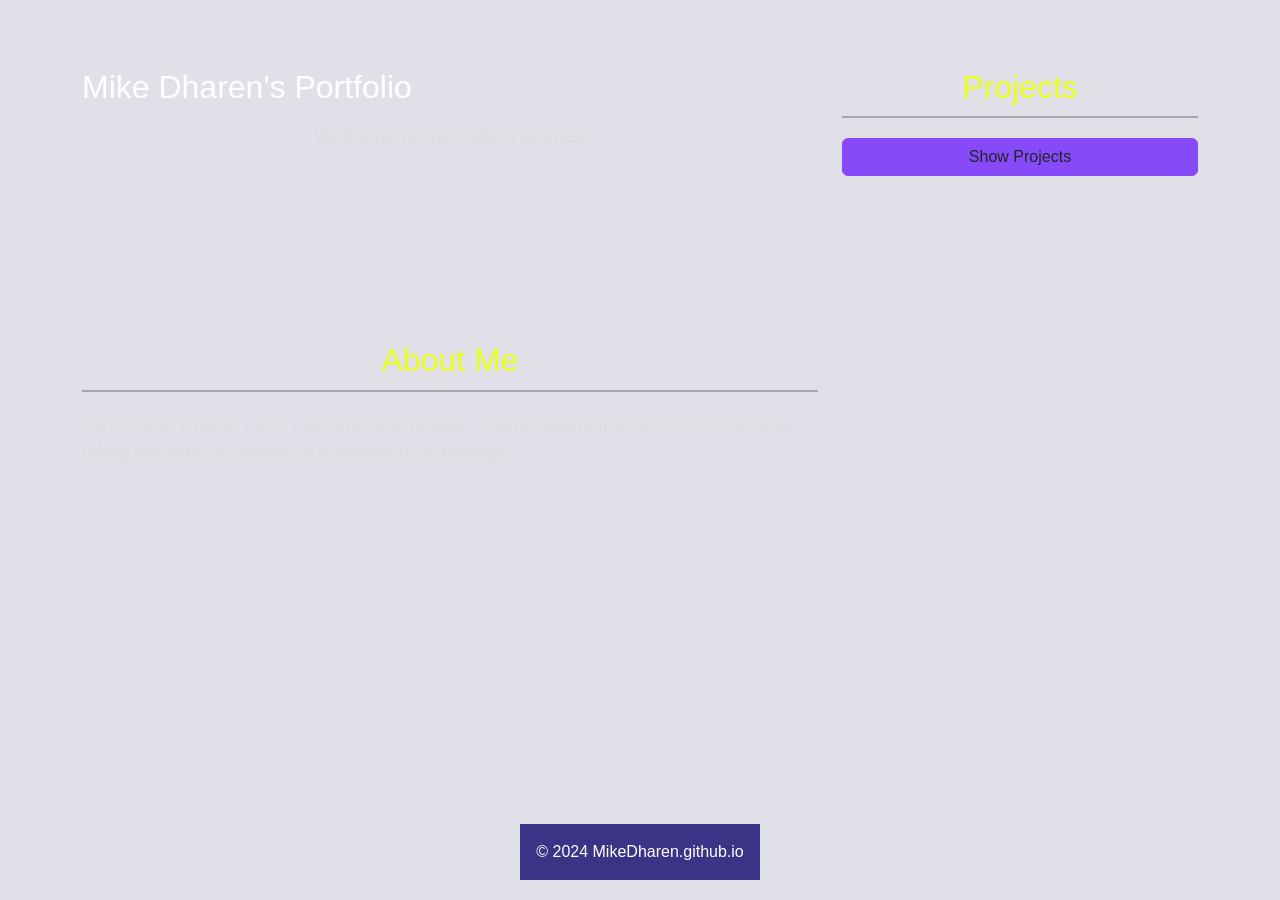
<file: index.html>
<!DOCTYPE html>
<html lang="en">

<head>
    <meta charset="UTF-8">
    <meta name="viewport" content="width=device-width, initial-scale=1.0">
    <title>Mike Dharen's Portfolio</title>
    <link href="https://cdn.jsdelivr.net/npm/bootstrap@5.3.3/dist/css/bootstrap.min.css" rel="stylesheet"
        integrity="sha384-QWTKZyjpPEjISv5WaRU9OFeRpok6YctnYmDr5pNlyT2bRjXh0JMhjY6hW+ALEwIH" crossorigin="anonymous">
    <link rel="stylesheet" href="styles.css">

    <style>
        .btn {
            background-color: #864af9;
            border-color: #864af9;
        }

        .btn:hover {
            background-color: #332941;
            color: #ffe9b1;
            transform: scale(1.05);
            box-shadow: 0 6px 12px rgba(0, 0, 0, 0.4);
        }

        .list-group-item {
            background-color: #f8f9fa;
            color: #333;
            transition: background-color 0.3s, color 0.3s;
        }

        .list-group-item:hover {
            background-color: #332941;
            color: #ffe9b1;
            transform: scale(1.05);
            box-shadow: 0 4px 8px rgba(0, 0, 0, 0.2);
        }

        h3 {
            text-align: center;
        }

        .about-section {
            margin-top: 190px;
        }


        body {
            background-color: #28235f23;
            font-family: Arial, Helvetica, sans-serif;
            display: flex;
            flex-direction: column;
            min-height: 100vh;
            margin: 0;
        }

        .container {
            flex: 1;
        }

        footer {
            background-color: #3b3486;
        }
    </style>
</head>

<body>
    <div class="container mt-5">
        <div class="row">
            <div class="col-md-8">
                <h1>Mike Dharen's Portfolio</h1>
                <p class="lead text-center">Welcome to my coding journey</p>
                <h3 class="about-section">About Me</h3>
                <p>Hi! I'm Mike Dharen Lei F. Luansing, a third-year college student from PUP-STC currently taking
                    Bachelor of Science in Information Technology.</p>
            </div>
            <div class="col-md-4">
                <h3>Projects</h3>
                <button id="toggleButton" class="btn w-100 mb-3" type="button" data-bs-toggle="collapse"
                    data-bs-target="#projectList" aria-expanded="false" aria-controls="projectList"
                    onclick="toggleButtonText()">
                    Show Projects
                </button>
                <div class="collapse" id="projectList">
                    <div class="list-group">
                        <button onclick="window.location.href='activity4/activity.html'"
                            class="list-group-item list-group-item-action">Realme 10</button>
                        <button onclick="window.location.href='activity5/place.html'"
                            class="list-group-item list-group-item-action">The Tanauan City</button>
                        <button onclick="window.location.href='activity6/gallery.html'"
                            class="list-group-item list-group-item-action">Juan Luna's Gallery</button>
                        <button onclick="window.location.href='activity7/index.html'"
                            class="list-group-item list-group-item-action">Hajime no Ippo</button>
                        <button onclick="window.location.href='midterm1/index.html'"
                            class="list-group-item list-group-item-action">The Queens Gambit</button>
                    </div>
                </div>
            </div>
        </div>
    </div>

    <footer class="text-white text-center mt-5">
        <div class="text-center p-3">
            © 2024 MikeDharen.github.io
        </div>
    </footer>



    <script src="https://cdn.jsdelivr.net/npm/bootstrap@5.3.3/dist/js/bootstrap.bundle.min.js"
        integrity="sha384-YvpcrYf0tY3lHB60NNkmXc5s9fDVZLESaAA55NDzOxhy9GkcIdslK1eN7N6jIeHz"
        crossorigin="anonymous"></script>
</body>

<script>
    function toggleButtonText() {
        var toggleButton = document.getElementById('toggleButton');
        var collapseElement = document.getElementById('projectList');

        var isExpanded = toggleButton.getAttribute('aria-expanded') === 'true';

        if (isExpanded) {
            toggleButton.textContent = 'Hide Projects';
        } else {
            toggleButton.textContent = 'Show Projects';
        }
    }

</script>

</html>
</file>
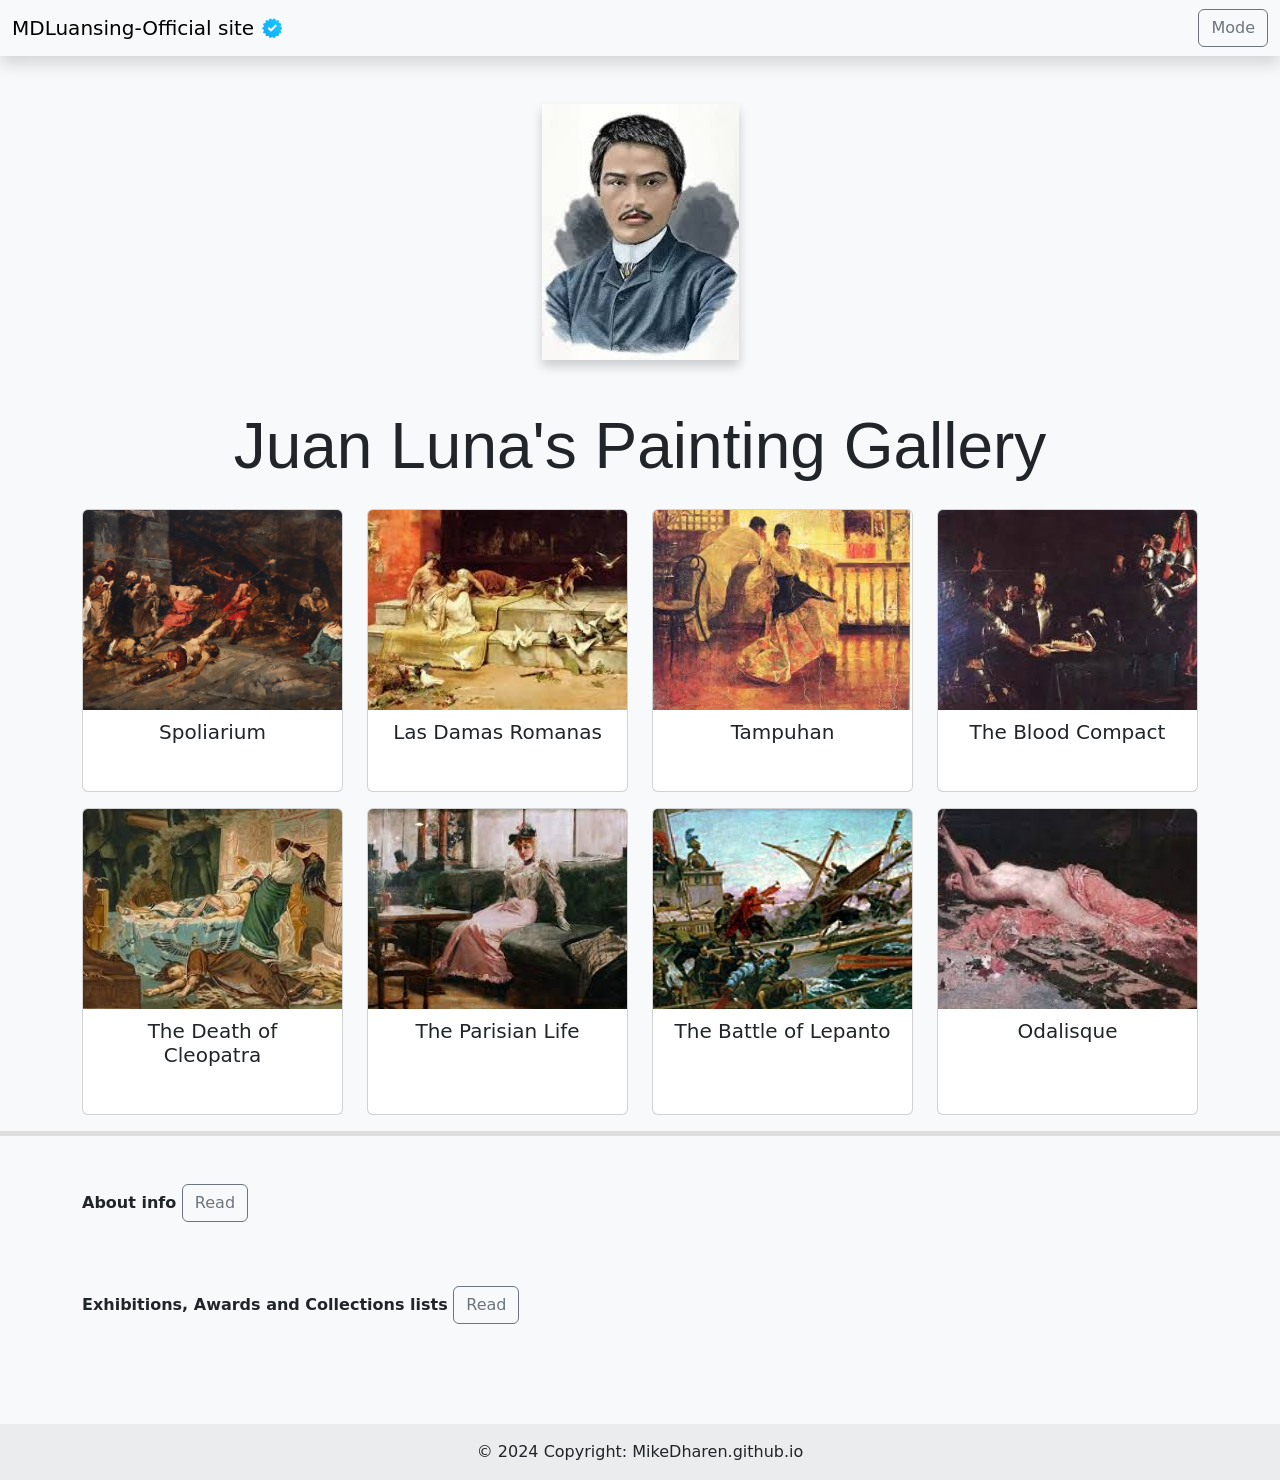
<file: activity6/gallery.html>
<!doctype html>
<html lang="en">

<head>
    <meta charset="utf-8">
    <meta name="viewport" content="width=device-width, initial-scale=1">
    <title>The Gallery</title>
    <link href="https://cdn.jsdelivr.net/npm/bootstrap@5.3.3/dist/css/bootstrap.min.css" rel="stylesheet"
        integrity="sha384-QWTKZyjpPEjISv5WaRU9OFeRpok6YctnYmDr5pNlyT2bRjXh0JMhjY6hW+ALEwIH" crossorigin="anonymous">
    <style>
        body {
            background: linear-gradient(to right, #f8f9fa, #e0e0e0);
            /* Added gradient background */
        }

        .card-img-top {
            height: 200px;
            object-fit: cover;
        }

        .card {
            height: 100%;
            transition: transform 0.2s, box-shadow 0.2s;
            /* Added hover transition */
        }

        .card:hover {
            transform: scale(1.05);
            box-shadow: 0 10px 20px rgba(0, 0, 0, 0.2);
            /* Hover effect */
        }

        .card-title {
            margin-bottom: 5px;
        }

        .card-body {
            padding-top: 10px;
            padding-bottom: 10px;
        }

        .card-text {
            margin-bottom: 0;
        }

        h1 {
            font-family: Arial, Helvetica, sans-serif;
            font-size: 16px;
        }

        .navbar-brand {
            display: flex;
            align-items: center;
        }

        .navbar-brand img {
            margin-left: 8px;
            height: 20px;
            width: auto;
        }

        .social-icon {
            margin: 0 10px;
            font-size: 24px;
            color: #333;
            text-decoration: none;
        }

        .social-icon:hover {
            color: #007bff;
        }

        body[data-bs-theme="dark"] {
            background: #333;
            color: #f8f9fa;
        }

        body[data-bs-theme="light"] {
            background: #f8f9fa;
            color: #212529;
        }
    </style>
</head>

<body id="body" data-bs-theme="light">
    <nav class="navbar navbar-expand-lg bg-body-tertiary shadow">
        <div class="container-fluid">
            <a class="navbar-brand" href="#">
                MDLuansing-Official site
                <img src="images/verifiedcheck.png" alt="Verified Logo">
            </a>
            <button class="btn btn-outline-secondary" id="btnMode" onclick="changeMode()" type="submit">Mode</button>
        </div>
    </nav>

    <div class="juan text-center mt-5 mb-2">
        <img src="images/Juan.jpg" class="img-fluid" alt="Juan Luna"
            style="box-shadow: 0 6px 10px rgba(24, 24, 24, 0.2);">
    </div>

    <div class="container">
        <div class="row mt-5">
            <div class="col">
                <h1 class="display-3 text-center "><strong>Juan Luna's Painting Gallery</strong> </h1>
            </div>
        </div>
        <div class="row" id="cardContainer">
        </div>
    </div>
    <div class="row">
        <div class="col mt-3" style="background-color: rgb(223, 222, 222); height: 5px;">
        </div>
    </div>
    </div>
    <div class="container">
        <div class="row mt-5">
            <div class="col">
                <param class="display-3 mt-2 mb-0"><strong>
                    About info </strong>
                <button type="button" onclick="expandContent()" class="btn btn-outline-secondary"
                    id="btnExpand">Read</button>
                </p>
            </div>
        </div>
    </div>
    <div class="container-fluid" id="footer" style="display: none;">
        <div class="row">
            <div class="col p-5">
                <p class="display-2">
                <div class="juan text-center mt-0 mb-2">
                    <img src="images/juan luna.jpg" class="img-fluid" alt="Juan Luna"
                        style="box-shadow: 0 6px 10px rgba(24, 24, 24, 0.2);">

                    <h2> <strong> <br> Juan Luna </strong> </h2>
                    <p> Juan Luna de San Pedro y Novicio Ancheta was born in a town called Badoc, located in the
                        northern Philippines. Luna was a Filipino painter, sculptor and a political
                        activist of the Philippine Revolution during the late 19th century. He became one of the first
                        recognized
                        Philippine artists. He won a gold medal in the 1884 Madrid Exposition of Fine Arts.
                    </p>
                </div>
                </p>
            </div>
        </div>
    </div>
    <!--  -->
    <div class="container">
        <div class="row mt-5">
            <div class="col">
                <param class="display-3 mt-2 mb-0"><strong>
                    Exhibitions, Awards and Collections lists </strong>
                <button type="button" onclick="expandContents()" class="btn btn-outline-secondary"
                    id="bttnExpand">Read</button>
                </p>
            </div>
        </div>
    </div>
    <div class="container-fluid" id="award" style="display: none;">
        <div class="row">
            <div class="col">
                <p class="display-2">
                <div class="awards text-left mt-0 mb-2">
                    <p>
                        <li>Nacional de Bellas Artes, ​Madrid, 1881</li>
                        <li>Silver Medal for La Muerte de Cleopatra, 1881</li>
                        <li>Nacional de Bellas Artes, ​Madrid, 1884</li>
                        <li>Gold Medal for Spolarium 1884</li>
                        <li>National Museum of Fine Arts, Manila</li>
                        <li>Ayala Museum, Manila</li>
                        <li>Metropolitan Museum of Manila</li>
                        <li>Lopez Museum, Pasig</li>
                        <li>Government Service Insurance System, Pasay</li>
                        <li>Malacañan Palace, Manila</li>
                    </p>
                </div>
                </p>
            </div>
        </div>
    </div>
    <!--  -->
    <footer class="bg-body-tertiary text-center">
        <div class="container p-4">
            <a href="https://twitter.com" class="social-icon">
                <i class="bi bi-twitter"></i>
            </a>
            <a href="https://facebook.com" class="social-icon">
                <i class="bi bi-facebook"></i>
            </a>
            <a href="https://instagram.com" class="social-icon">
                <i class="bi bi-instagram"></i>
            </a>
        </div>
        <div class="text-center p-3" style="background-color: rgba(0, 0, 0, 0.05);">
            © 2024 Copyright: MikeDharen.github.io
        </div>

    </footer>

    <script src="https://cdn.jsdelivr.net/npm/bootstrap@5.3.3/dist/js/bootstrap.bundle.min.js"
        integrity="sha384-YvpcrYf0tY3lHB60NNkmXc5s9fDVZLESaAA55NDzOxhy9GkcIdslK1eN7N6jIeHz" crossorigin="anonymous">
        </script>

    <script>
        var titles = ["Spoliarium", "Las Damas Romanas", "Tampuhan", "The Blood Compact", "The Death of Cleopatra", "The Parisian Life", "The Battle of Lepanto", "Odalisque"];
        var pics = ["spolarium.jpg", "las Damas Romanas.jpg", "tampuhan.jpg", "the blood compact.jpg", "the death of cleopatra.jpg", "the parisian life.jpg", "the battle of lepanto.jpg", "odalisque.jpg"];
        var years = ["1884", "1882", "1895", "1885", "1881", "1892", "1887", "1885"];

        for (var i = 0; i < titles.length; i++) {
            var myContainer = document.getElementById("cardContainer");
            myContainer.innerHTML += '<div class="col-xl-3 col-md-4 col-sm-6 col-12 text-center mb-3">' +
                '<div class="card my-3" onmouseenter="showYear(' + i + ')" onmouseleave="hideYear(' + i + ')">' +
                '<img src="images/' + pics[i] + '" class="card-img-top img-fluid">' +
                '<div class="card-body">' +
                '<h5 class="card-title" id="title-' + i + '">' + titles[i] + '</h5>' +
                '<p class="card-text"></p>' +
                '</div>' +
                '</div>' +
                '</div>';
        }

        function showYear(i) {
            var titleElement = document.getElementById('title-' + i);
            titleElement.innerHTML = years[i];
        }

        function hideYear(i) {
            var titleElement = document.getElementById('title-' + i);
            titleElement.innerHTML = titles[i];
        }

        var display = "none";
        function expandContent() {
            var footer = document.getElementById("footer");
            var btnExpand = document.getElementById("btnExpand");

            if (display == "none") {
                footer.style.display = "block";
                display = "block";
                btnExpand.innerHTML = "Hide";
            } else {
                footer.style.display = "none";
                display = "none";
                btnExpand.innerHTML = "Read";
            }
        }

        function expandContents() {
            var footer = document.getElementById("award");
            var bttnExpand = document.getElementById("bttnExpand");

            if (display == "none") {
                award.style.display = "block";
                display = "block";
                bttnExpand.innerHTML = "Hide";
            } else {
                award.style.display = "none";
                display = "none";
                bttnExpand.innerHTML = "Read";
            }
        }

        var colorMode = "light";
        function changeMode() {
            if (colorMode == "light") {
                document.getElementById("body").setAttribute("data-bs-theme", "dark");
                document.getElementById("btnMode").innerHTML = "Light Mode";
                colorMode = "dark";
            } else {
                document.getElementById("body").setAttribute("data-bs-theme", "light");
                document.getElementById("btnMode").innerHTML = "Dark Mode";
                colorMode = "light";
            }
        }

    </script>
</body>

</html>
</file>
<file: styles.css>
/* * {
    margin: 0;
    padding: 0;
    box-sizing: border-box;
} */

body {
    font-family: 'Arial', sans-serif;
    background: url('https://cdn.dribbble.com/users/4318/screenshots/55244/media/7eb84e59270d5214f4193275b7c935ba.jpg?resize=400x0') no-repeat center center fixed;
    background-size: cover;
    color: #f4f4f4;
    /* line-height: 1.3; */
    min-height: 100vh;
    padding: 20px;
    display: flex;
    justify-content: center;
    align-items: center;
}

.content-container {
    /* background-color: rgba(30, 30, 30, 0.9); */
    padding: 30px;
    border-radius: 15px;
    max-width: 800px;
    width: 100%;
    box-shadow: 0 4px 8px rgba(0, 0, 0, 5.5);
    text-align: center;
}

.button-container {
    display: flex;
    flex-direction: column;
    align-items: center;
    margin-top: 20px;
}

button {
    background-color: #444;
    color: #ffffff;
    border: none;
    padding: 15px 25px;
    margin-bottom: 15px;
    cursor: pointer;
    border-radius: 20px;
    transition: background-color 0.3s, transform 0.3s, box-shadow 0.3s;
    width: 50%;
}

button:hover {
    background-color: #f4f4f4;
    color: #444;
    transform: scale(1.05);
    box-shadow: 0 6px 12px rgba(0, 0, 0, 0.4);
}

.subtitle {
    margin: 20px 0;
    font-size: 20px;
    color: #ffffff;
}

.features,
.design-performance,
.performance {
    display: flex;
    justify-content: center;
    align-items: flex-start;
    border: none;
}



.image-container {
    flex: 0 0 40%;
}

.realme-image-large {
    width: 100%;
    border-radius: 30px;
}

.realme-last-image {
    width: 50%;
    border-radius: 30px;
}
.top-bar {
    width: 100%;
    color: #f1f1f1;
    text-align: left;
    padding: 10px 0;
    font-size: 18px;
    font-weight: bold;
    position: fixed;
    top: 0;
    left: 0;
}

.top-bar img {
    margin-left: 0px;
    vertical-align: center;
    height: 20px;
    width: auto;
}

h1 {
    font-size: 32px;
    color: #ffffff;
}

h2 {
    font-size: 24px;
    margin: 20px 0 10px;
    color: #e0e0e0;
}

h3 {
    font-size: 32px;
    margin-bottom: 20px;
    color: #e8ff18;
    border-bottom: 2px solid #a7a7a7;
    padding-bottom: 10px;
}

p {
    margin: 15px 0;
    font-size: 18px;
    color: #ddd;
}

ul {
    margin-top: 15px;
    padding-left: 20px;
    color: #ccc;
}

ul li {
    margin-bottom: 10px;
    font-size: 18px;
}

strong {
    color: #fff;
}
</file>
